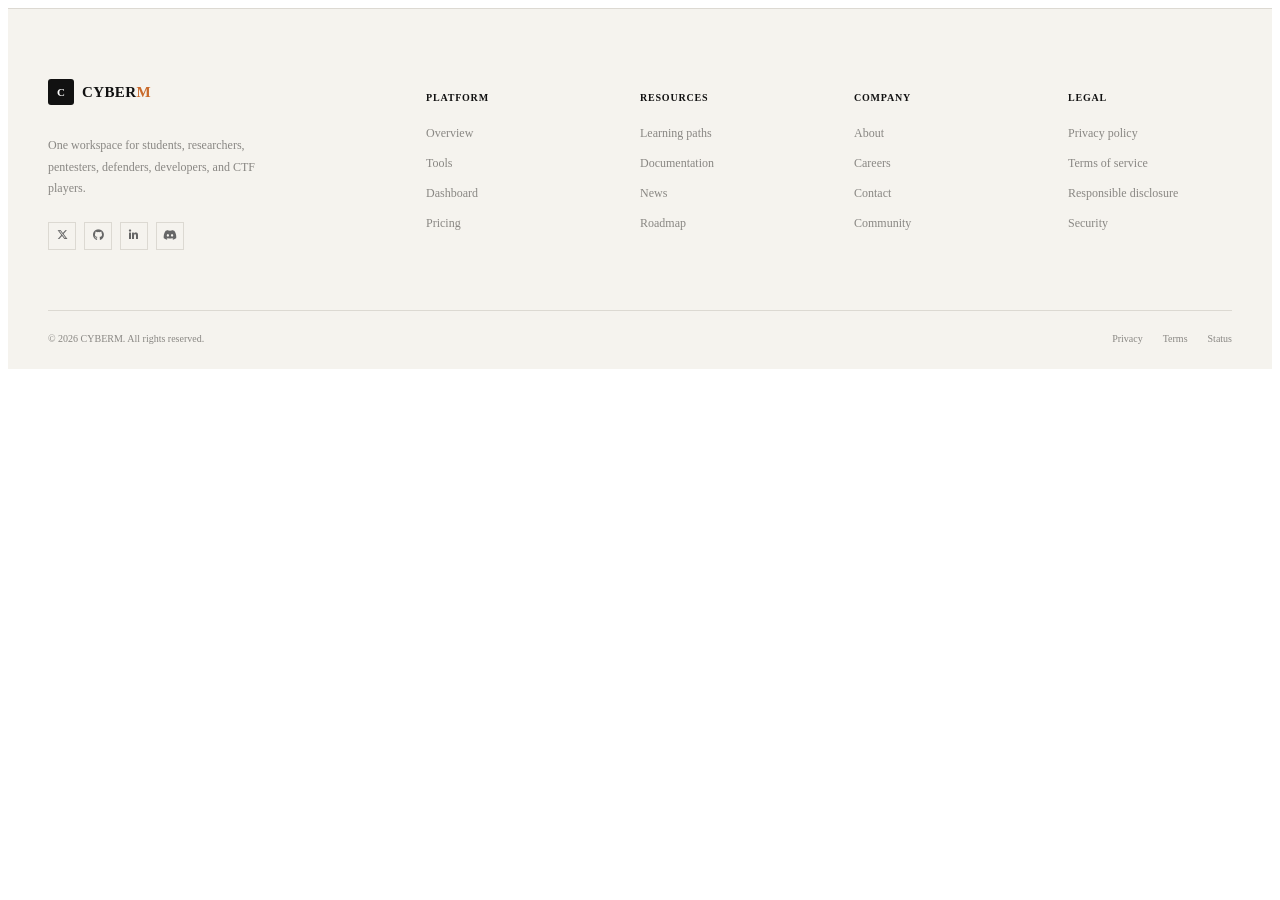
<file: index.html>
<!DOCTYPE html>
<html lang="en" data-theme="light">

<head>
    <meta charset="UTF-8">
    <meta name="viewport" content="width=device-width, initial-scale=1.0">

    <title>CYBERM Footer</title>

    <!-- Link External CSS -->
    <link rel="stylesheet" href="css/styles.css">

    <!-- Font Awesome Icons -->
    <link rel="stylesheet"
        href="https://cdnjs.cloudflare.com/ajax/libs/font-awesome/6.5.1/css/all.min.css">

</head>


<body>


    <!-- =========================
         CYBERM FOOTER
    ========================== -->

    <footer class="site-footer">

        <div class="footer-container">


            <!-- =========================
                 MAIN FOOTER CONTENT
            ========================== -->

            <div class="footer-main">


                <!-- Brand Section -->

                <div class="footer-brand">

                    <a href="index.html" class="footer-logo">

                        <span class="logo-icon">C</span>

                        <span class="logo-text">
                            CYBER<span>M</span>
                        </span>

                    </a>


                    <p>
                        One workspace for students, researchers,
                        pentesters, defenders, developers, and CTF players.
                    </p>


                    <!-- Social Media Links -->

                    <div class="social-links">

                        <a href="#" aria-label="X Twitter">
                            <i class="fa-brands fa-x-twitter"></i>
                        </a>

                        <a href="#" aria-label="GitHub">
                            <i class="fa-brands fa-github"></i>
                        </a>

                        <a href="#" aria-label="LinkedIn">
                            <i class="fa-brands fa-linkedin-in"></i>
                        </a>

                        <a href="#" aria-label="Discord">
                            <i class="fa-brands fa-discord"></i>
                        </a>

                    </div>

                </div>


                <!-- =========================
                     PLATFORM
                ========================== -->

                <div class="footer-column">

                    <h4>PLATFORM</h4>

                    <ul>

                        <li>
                            <a href="index.html">Overview</a>
                        </li>

                        <li>
                            <a href="tools.html">Tools</a>
                        </li>

                        <li>
                            <a href="dashboard.html">Dashboard</a>
                        </li>

                        <li>
                            <a href="#pricing">Pricing</a>
                        </li>

                    </ul>

                </div>


                <!-- =========================
                     RESOURCES
                ========================== -->

                <div class="footer-column">

                    <h4>RESOURCES</h4>

                    <ul>

                        <li>
                            <a href="resources.html">Learning paths</a>
                        </li>

                        <li>
                            <a href="#documentation">Documentation</a>
                        </li>

                        <li>
                            <a href="news.html">News</a>
                        </li>

                        <li>
                            <a href="roadmap.html">Roadmap</a>
                        </li>

                    </ul>

                </div>


                <!-- =========================
                     COMPANY
                ========================== -->

                <div class="footer-column">

                    <h4>COMPANY</h4>

                    <ul>

                        <li>
                            <a href="about.html">About</a>
                        </li>

                        <li>
                            <a href="#careers">Careers</a>
                        </li>

                        <li>
                            <a href="about.html#contact">Contact</a>
                        </li>

                        <li>
                            <a href="#community">Community</a>
                        </li>

                    </ul>

                </div>


                <!-- =========================
                     LEGAL
                ========================== -->

                <div class="footer-column">

                    <h4>LEGAL</h4>

                    <ul>

                        <li>
                            <a href="#privacy">Privacy policy</a>
                        </li>

                        <li>
                            <a href="#terms">Terms of service</a>
                        </li>

                        <li>
                            <a href="#disclosure">Responsible disclosure</a>
                        </li>

                        <li>
                            <a href="#security">Security</a>
                        </li>

                    </ul>

                </div>


            </div>


            <!-- =========================
                 FOOTER BOTTOM
            ========================== -->

            <div class="footer-bottom">


                <p>
                    © <span id="currentYear"></span>
                    CYBERM. All rights reserved.
                </p>


                <div class="footer-bottom-links">

                    <a href="#privacy">Privacy</a>

                    <a href="#terms">Terms</a>

                    <a href="#status">Status</a>

                </div>


            </div>


        </div>

    </footer>


    <!-- Link External JavaScript -->
    <script src="js/script.js"></script>


</body>

</html>
</file>
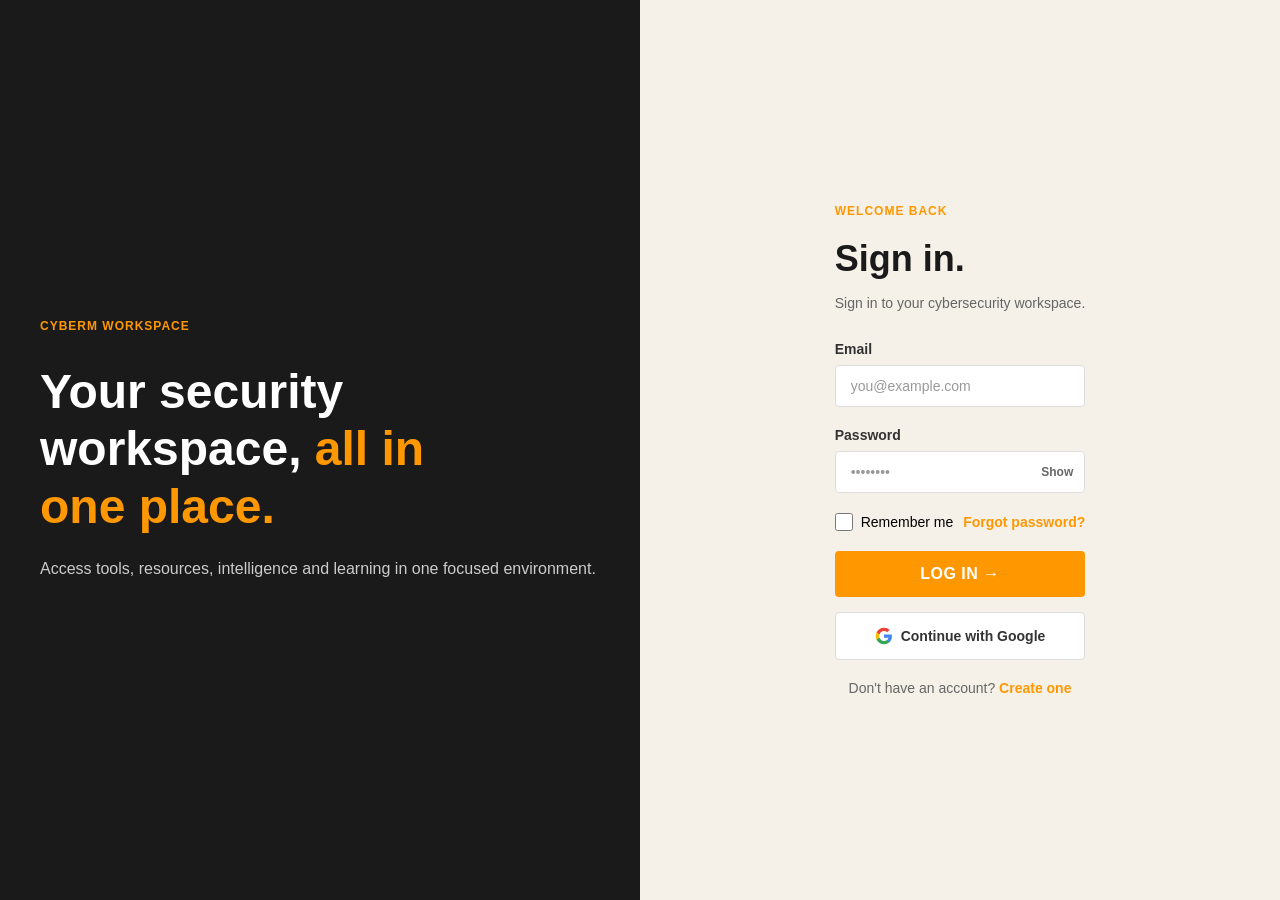
<file: login.html>
<!DOCTYPE html>
<html lang="en">
<head>
  <meta charset="UTF-8">
  <meta name="viewport" content="width=device-width, initial-scale=1.0">
  <title>Cyberm Workspace - Log In</title>
  <link rel="stylesheet" href="css/login_signup_global_style.css">
  <link rel="stylesheet" href="css/login.css">
</head>
<body>
  <div class="container">
    <!-- Left Section -->
    <div class="left-section">
      <div>
        <div style="color: #ff9800; font-size: 12px; font-weight: 600; text-transform: uppercase; letter-spacing: 1px; margin-bottom: 30px;">
          Cyberm Workspace
        </div>
        <h1>Your security <br> workspace, <span class="highlight">all in<br> one place.</span></h1>
        <p>Access tools, resources, intelligence and learning in one focused environment.</p>
      </div>
    </div>

    <!-- Right Section -->
    <div class="right-section">
      <div class="login-container">
        <div class="login-header">Welcome back</div>
        <h2 class="login-title">Sign in.</h2>
        <p class="login-subtitle">Sign in to your cybersecurity workspace.</p>

        <form id="loginForm" class="login-form">
          <div class="form-group">
            <label for="email">Email</label>
            <input 
              type="email" 
              id="email" 
              name="email" 
              placeholder="you@example.com" 
              required
            >
          </div>

          <div class="form-group">
            <label for="password">Password</label>
            <input 
              type="password" 
              id="password" 
              name="password" 
              placeholder="••••••••" 
              required
            >
          </div>

          <div class="form-row">
            <label class="remember-me">
              <input type="checkbox" name="remember" id="remember">
              <span>Remember me</span>
            </label>
            <a href="#" class="forgot-password">Forgot password?</a>
          </div>

          <button type="submit" class="login-btn">Log in →</button>
        </form>

        <button class="google-btn" id="googleBtn">
          <svg viewBox="0 0 24 24" xmlns="http://www.w3.org/2000/svg">
            <path d="M22.56 12.25c0-.78-.07-1.53-.2-2.25H12v4.26h5.92c-.26 1.37-1.04 2.53-2.21 3.31v2.77h3.57c2.08-1.92 3.28-4.74 3.28-8.09z" fill="#4285F4"/>
            <path d="M12 23c2.97 0 5.46-.98 7.28-2.66l-3.57-2.77c-.98.66-2.23 1.06-3.71 1.06-2.86 0-5.29-1.93-6.16-4.53H2.18v2.84C3.99 20.53 7.7 23 12 23z" fill="#34A853"/>
            <path d="M5.84 14.09c-.22-.66-.35-1.36-.35-2.09s.13-1.43.35-2.09V7.07H2.18C1.43 8.55 1 10.22 1 12s.43 3.45 1.18 4.93l2.85-2.22.81-.62z" fill="#FBBC05"/>
            <path d="M12 5.38c1.62 0 3.06.56 4.21 1.64l3.15-3.15C17.45 2.09 14.97 1 12 1 7.7 1 3.99 3.47 2.18 7.07l3.66 2.84c.87-2.6 3.3-4.53 6.16-4.53z" fill="#EA4335"/>
          </svg>
          Continue with Google
        </button>

        <div class="signup-link">
          Don't have an account? <a href="signup.html">Create one</a>
        </div>
      </div>
    </div>
  </div>

  <script src="js/login.js"></script>
</body>
</html>
</file>
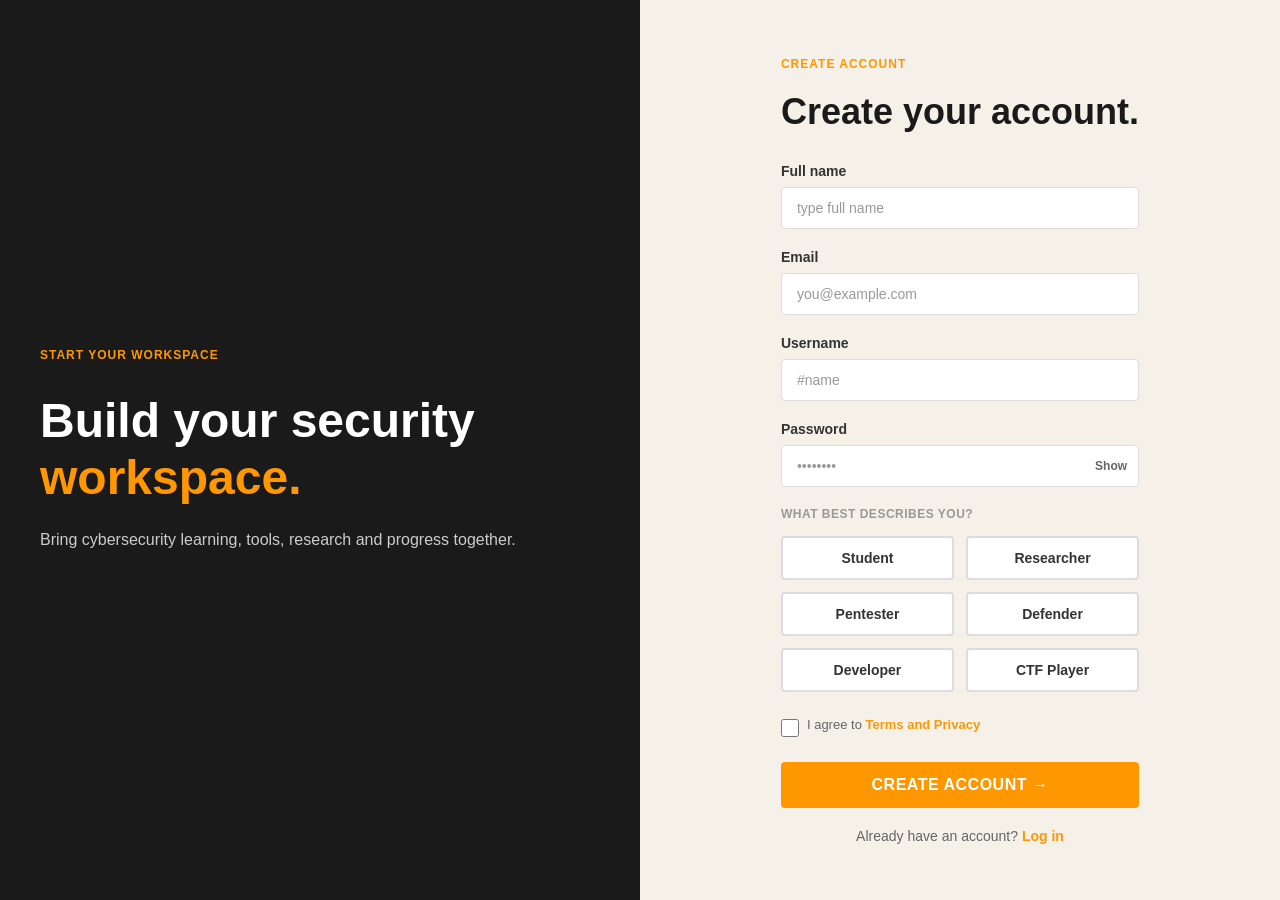
<file: signup.html>
<!DOCTYPE html>
<html lang="en">
<head>
  <meta charset="UTF-8">
  <meta name="viewport" content="width=device-width, initial-scale=1.0">
  <title>Cyberm Workspace - Create Account</title>
  <link rel="stylesheet" href="css/login_signup_global_style.css">
  <link rel="stylesheet" href="css/signup.css">
</head>
<body>
  <div class="container">
    <!-- Left Section -->
    <div class="left-section">
      <div>
        <div style="color: #ff9800; font-size: 12px; font-weight: 600; text-transform: uppercase; letter-spacing: 1px; margin-bottom: 30px;">
          Start your workspace
        </div>
        <h1>Build your security <br> <span class="highlight">workspace.</span></h1>
        <p>Bring cybersecurity learning, tools, research and progress together.</p>
      </div>
    </div>

    <!-- Right Section -->
    <div class="right-section">
      <div class="signup-container">
        <div class="signup-header">Create account</div>
        <h2 class="signup-title">Create your account.</h2>

        <form id="signupForm" class="signup-form">
          <div class="form-group">
            <label for="fullname">Full name</label>
            <input 
              type="text" 
              id="fullname" 
              name="fullname" 
              placeholder="type full name" 
              required
            >
          </div>

          <div class="form-group">
            <label for="email">Email</label>
            <input 
              type="email" 
              id="email" 
              name="email" 
              placeholder="you@example.com" 
              required
            >
          </div>

          <div class="form-group">
            <label for="username">Username</label>
            <input 
              type="text" 
              id="username" 
              name="username" 
              placeholder="#name" 
              required
            >
          </div>

          <div class="form-group">
            <label for="password">Password</label>
            <input 
              type="password" 
              id="password" 
              name="password" 
              placeholder="••••••••" 
              required
            >
          </div>

          <div class="role-selection">
            <label class="role-label">What best describes you?</label>
            <div class="role-buttons">
              <button type="button" class="role-btn" data-role="student">Student</button>
              <button type="button" class="role-btn" data-role="researcher">Researcher</button>
              <button type="button" class="role-btn" data-role="pentester">Pentester</button>
              <button type="button" class="role-btn" data-role="defender">Defender</button>
              <button type="button" class="role-btn" data-role="developer">Developer</button>
              <button type="button" class="role-btn" data-role="ctf-player">CTF Player</button>
            </div>
          </div>

          <label class="terms-group">
            <input type="checkbox" id="terms" name="terms" required>
            <span>I agree to <a href="#">Terms and Privacy</a></span>
          </label>

          <button type="submit" class="signup-btn" id="signupBtn">Create account →</button>

          <div class="login-link">
            Already have an account? <a href="login.html">Log in</a>
          </div>
        </form>
      </div>
    </div>
  </div>

  <script src="js/signup.js"></script>
</body>
</html>
</file>
<file: css/styles.css>
/* ==========================================
   CYBERM FOOTER
========================================== */

.site-footer {
    background: var(--bg-primary, #F5F3EE);
    border-top: 1px solid #DCD9D2;
    padding: 70px 0 25px;
}

.footer-container {
    width: min(100% - 80px, 1200px);
    margin: 0 auto;
}


/* ==========================================
   FOOTER MAIN
========================================== */

.footer-main {
    display: grid;
    grid-template-columns: 2fr repeat(4, 1fr);
    gap: 50px;
    padding-bottom: 60px;
}


/* ==========================================
   BRAND
========================================== */

.footer-brand {
    max-width: 220px;
}

.footer-logo {
    display: inline-flex;
    align-items: center;
    gap: 8px;
    text-decoration: none;
    color: #111111;
    margin-bottom: 18px;
}

.logo-icon {
    width: 26px;
    height: 26px;

    display: flex;
    align-items: center;
    justify-content: center;

    background: #111111;
    color: #FFFFFF;

    font-size: 11px;
    font-weight: 700;

    border-radius: 3px;
}

.logo-text {
    font-size: 15px;
    font-weight: 700;
    letter-spacing: 0.4px;
}

.logo-text span {
    color: #C96A2B;
}

.footer-brand p {
    color: #898783;
    font-size: 12px;
    line-height: 1.8;
    margin-bottom: 22px;
}


/* ==========================================
   SOCIAL LINKS
========================================== */

.social-links {
    display: flex;
    gap: 8px;
}

.social-links a {
    width: 26px;
    height: 26px;

    display: flex;
    align-items: center;
    justify-content: center;

    border: 1px solid #DCD9D2;

    color: #666;
    text-decoration: none;

    font-size: 11px;

    transition: all 0.25s ease;
}

.social-links a:hover {
    background: #111111;
    color: #FFFFFF;
    border-color: #111111;
    transform: translateY(-2px);
}


/* ==========================================
   FOOTER COLUMNS
========================================== */

.footer-column h4 {
    font-size: 10px;
    font-weight: 700;
    letter-spacing: 0.08em;
    color: #111111;
    margin-bottom: 20px;
}

.footer-column ul {
    list-style: none;
    padding: 0;
    margin: 0;
}

.footer-column li {
    margin-bottom: 12px;
}

.footer-column a {
    color: #898783;
    font-size: 12px;
    text-decoration: none;
    transition: color 0.25s ease;
}

.footer-column a:hover {
    color: #C96A2B;
}


/* ==========================================
   FOOTER BOTTOM
========================================== */

.footer-bottom {
    border-top: 1px solid #DCD9D2;

    padding-top: 22px;

    display: flex;
    justify-content: space-between;
    align-items: center;

    font-size: 10px;
    color: #898783;
}

.footer-bottom p {
    margin: 0;
}

.footer-bottom-links {
    display: flex;
    gap: 20px;
}

.footer-bottom-links a {
    color: #898783;
    text-decoration: none;
    transition: color 0.25s ease;
}

.footer-bottom-links a:hover {
    color: #111111;
}


/* ==========================================
   DARK THEME
========================================== */

[data-theme="dark"] .site-footer {
    background: #101010;
    border-color: #303030;
}

[data-theme="dark"] .footer-logo {
    color: #F5F3EE;
}

[data-theme="dark"] .footer-column h4 {
    color: #F5F3EE;
}

[data-theme="dark"] .footer-brand p,
[data-theme="dark"] .footer-column a,
[data-theme="dark"] .footer-bottom,
[data-theme="dark"] .footer-bottom-links a {
    color: #99958E;
}

[data-theme="dark"] .footer-bottom {
    border-color: #303030;
}

[data-theme="dark"] .social-links a {
    border-color: #303030;
    color: #99958E;
}

[data-theme="dark"] .social-links a:hover {
    background: #F5F3EE;
    color: #111111;
    border-color: #F5F3EE;
}


/* ==========================================
   TABLET RESPONSIVE
========================================== */

@media (max-width: 900px) {

    .footer-main {
        grid-template-columns: repeat(3, 1fr);
        gap: 45px 30px;
    }

    .footer-brand {
        grid-column: span 3;
        max-width: 350px;
    }

}


/* ==========================================
   MOBILE RESPONSIVE
========================================== */

@media (max-width: 600px) {

    .site-footer {
        padding: 50px 0 20px;
    }

    .footer-container {
        width: min(100% - 40px, 1200px);
    }

    .footer-main {
        grid-template-columns: repeat(2, 1fr);
        gap: 40px 25px;
        padding-bottom: 45px;
    }

    .footer-brand {
        grid-column: span 2;
    }

    .footer-bottom {
        flex-direction: column;
        align-items: flex-start;
        gap: 15px;
    }

    .footer-bottom-links {
        gap: 15px;
    }

}
</file>
<file: css/login_signup_global_style.css>
* {
  margin: 0;
  padding: 0;
  box-sizing: border-box;
}

body {
  font-family: -apple-system, BlinkMacSystemFont, 'Segoe UI', 'Roboto', 'Oxygen',
    'Ubuntu', 'Cantarell', 'Fira Sans', 'Droid Sans', 'Helvetica Neue',
    sans-serif;
  background: linear-gradient(135deg, #f5f5f5 0%, #e0e0e0 100%);
  min-height: 100vh;
}

.container {
  display: flex;
  height: 100vh;
}

.left-section {
  background: #1a1a1a;
  color: white;
  flex: 1;
  display: flex;
  flex-direction: column;
  justify-content: center;
  padding: 60px 40px;
  min-width: 50%;
}

.left-section h1 {
  font-size: 48px;
  font-weight: 700;
  line-height: 1.2;
  margin-bottom: 20px;
}

.left-section .highlight {
  color: #ff9800;
}

.left-section p {
  font-size: 16px;
  color: #ccc;
  line-height: 1.6;
}

.right-section {
  background: #f5f0e8;
  flex: 1;
  display: flex;
  flex-direction: column;
  justify-content: center;
  padding: 60px 40px;
  min-width: 50%;
}

@media (max-width: 768px) {
  .container {
    flex-direction: column;
    height: auto;
  }

  .left-section,
  .right-section {
    min-width: 100%;
    padding: 40px 20px;
  }

  .left-section h1 {
    font-size: 36px;
  }
}
</file>
<file: css/login.css>
.login-container {
  max-width: 400px;
  margin: 0 auto;
}

.login-header {
  color: #ff9800;
  font-size: 12px;
  font-weight: 600;
  text-transform: uppercase;
  letter-spacing: 1px;
  margin-bottom: 20px;
}

.login-title {
  font-size: 36px;
  font-weight: 700;
  color: #1a1a1a;
  margin-bottom: 15px;
}

.login-subtitle {
  font-size: 14px;
  color: #666;
  margin-bottom: 30px;
}

.form-group {
  margin-bottom: 20px;
}

.form-group label {
  display: block;
  font-size: 14px;
  font-weight: 600;
  color: #333;
  margin-bottom: 8px;
}

.form-group input {
  width: 100%;
  padding: 12px 15px;
  border: 1px solid #ddd;
  border-radius: 4px;
  font-size: 14px;
  transition: border-color 0.3s;
}

.form-group input:focus {
  outline: none;
  border-color: #ff9800;
  box-shadow: 0 0 0 3px rgba(255, 152, 0, 0.1);
}

.form-group input::placeholder {
  color: #999;
}

.form-row {
  display: flex;
  justify-content: space-between;
  align-items: center;
  margin-bottom: 20px;
  font-size: 14px;
}

.remember-me {
  display: flex;
  align-items: center;
}

.remember-me input[type="checkbox"] {
  width: 18px;
  height: 18px;
  margin-right: 8px;
  cursor: pointer;
}

.forgot-password {
  color: #ff9800;
  text-decoration: none;
  font-weight: 600;
}

.forgot-password:hover {
  text-decoration: underline;
}

.login-btn {
  width: 100%;
  padding: 14px;
  background: #ff9800;
  color: white;
  border: none;
  border-radius: 4px;
  font-size: 16px;
  font-weight: 700;
  cursor: pointer;
  transition: background 0.3s;
  text-transform: uppercase;
  letter-spacing: 0.5px;
  margin-bottom: 15px;
}

.login-btn:hover {
  background: #e68900;
}

.divider {
  text-align: center;
  margin: 25px 0;
  font-size: 12px;
  color: #999;
}

.google-btn {
  width: 100%;
  padding: 14px;
  border: 1px solid #ddd;
  background: white;
  color: #333;
  border-radius: 4px;
  font-size: 14px;
  font-weight: 600;
  cursor: pointer;
  display: flex;
  align-items: center;
  justify-content: center;
  transition: background 0.3s;
  margin-bottom: 20px;
}

.google-btn:hover {
  background: #f5f5f5;
}

.google-btn svg {
  width: 18px;
  height: 18px;
  margin-right: 8px;
}

.signup-link {
  text-align: center;
  font-size: 14px;
  color: #666;
}

.signup-link a {
  color: #ff9800;
  text-decoration: none;
  font-weight: 600;
}

.signup-link a:hover {
  text-decoration: underline;
}
</file>
<file: css/signup.css>
.signup-container {
  max-width: 450px;
  margin: 0 auto;
}

.signup-header {
  color: #ff9800;
  font-size: 12px;
  font-weight: 600;
  text-transform: uppercase;
  letter-spacing: 1px;
  margin-bottom: 20px;
}

.signup-title {
  font-size: 36px;
  font-weight: 700;
  color: #1a1a1a;
  margin-bottom: 30px;
}

.form-group {
  margin-bottom: 20px;
}

.form-group label {
  display: block;
  font-size: 14px;
  font-weight: 600;
  color: #333;
  margin-bottom: 8px;
}

.form-group input {
  width: 100%;
  padding: 12px 15px;
  border: 1px solid #ddd;
  border-radius: 4px;
  font-size: 14px;
  transition: border-color 0.3s;
}

.form-group input:focus {
  outline: none;
  border-color: #ff9800;
  box-shadow: 0 0 0 3px rgba(255, 152, 0, 0.1);
}

.form-group input::placeholder {
  color: #999;
}

.role-selection {
  margin-bottom: 25px;
}

.role-label {
  display: block;
  font-size: 12px;
  font-weight: 600;
  color: #999;
  text-transform: uppercase;
  letter-spacing: 0.5px;
  margin-bottom: 15px;
}

.role-buttons {
  display: grid;
  grid-template-columns: 1fr 1fr;
  gap: 12px;
}

.role-btn {
  padding: 12px 16px;
  border: 2px solid #ddd;
  background: white;
  color: #333;
  border-radius: 4px;
  font-size: 14px;
  font-weight: 600;
  cursor: pointer;
  transition: all 0.3s;
}

.role-btn:hover {
  border-color: #ff9800;
  color: #ff9800;
}

.role-btn.active {
  background: #ff9800;
  color: white;
  border-color: #ff9800;
}

.terms-group {
  display: flex;
  align-items: flex-start;
  margin-bottom: 25px;
  font-size: 13px;
  color: #666;
}

.terms-group input[type="checkbox"] {
  width: 18px;
  height: 18px;
  margin-right: 8px;
  margin-top: 2px;
  cursor: pointer;
  flex-shrink: 0;
}

.terms-group a {
  color: #ff9800;
  text-decoration: none;
  font-weight: 600;
}

.terms-group a:hover {
  text-decoration: underline;
}

.signup-btn {
  width: 100%;
  padding: 14px;
  background: #ff9800;
  color: white;
  border: none;
  border-radius: 4px;
  font-size: 16px;
  font-weight: 700;
  cursor: pointer;
  transition: background 0.3s;
  text-transform: uppercase;
  letter-spacing: 0.5px;
  margin-bottom: 20px;
}

.signup-btn:hover {
  background: #e68900;
}

.signup-btn:disabled {
  background: #ccc;
  cursor: not-allowed;
}

.login-link {
  text-align: center;
  font-size: 14px;
  color: #666;
}

.login-link a {
  color: #ff9800;
  text-decoration: none;
  font-weight: 600;
}

.login-link a:hover {
  text-decoration: underline;
}

@media (max-width: 768px) {
  .role-buttons {
    grid-template-columns: 1fr;
  }
}
</file>
